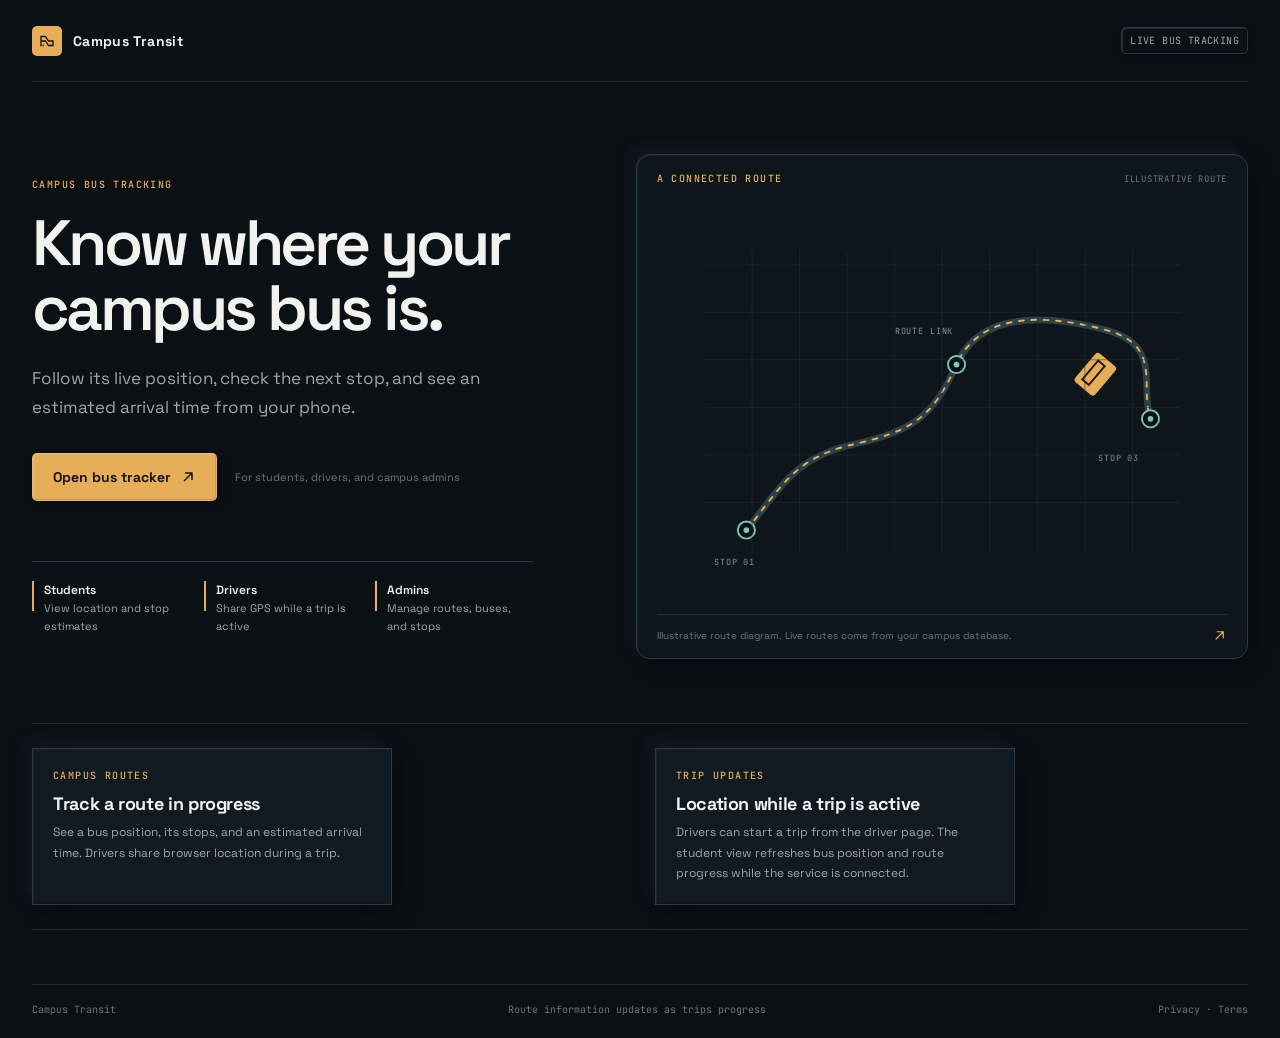
<file: frontend/index.html>
<!DOCTYPE html>
<html lang="en">
<head>
<meta charset="UTF-8">
<meta name="viewport" content="width=device-width, initial-scale=1.0">
<meta name="theme-color" content="#0b1015">
<meta name="description" content="Live campus bus locations, route stops, and arrival estimates.">
<title>Campus Transit | Bus tracking</title>
<link rel="icon" type="image/svg+xml" href="assets/favicon.svg">
<link rel="stylesheet" href="css/style.css">
<link rel="stylesheet" href="css/landing.css">
<link rel="stylesheet" href="css/clay.css">
</head>
<body class="landing-body">
<header class="landing-header">
  <a class="brand" href="./" aria-label="Campus Transit home">
    <span class="brand-mark" aria-hidden="true">
      <svg viewBox="0 0 24 24" fill="none" stroke="currentColor" stroke-width="1.8" stroke-linecap="square" stroke-linejoin="miter"><path d="M4 18V6h6l4 6h6v6h-6l-4-6H4"/><path d="M7 18h.01M17 18h.01"/></svg>
    </span>
    <span>Campus Transit</span>
  </a>
  <div class="landing-header-note"><span class="status-tag">LIVE BUS TRACKING</span></div>
</header>

<main class="landing-main">
  <section class="landing-copy">
    <p class="eyebrow">Campus bus tracking</p>
    <h1>Know where your campus bus is.</h1>
    <p class="landing-description">Follow its live position, check the next stop, and see an estimated arrival time from your phone.</p>
    <div class="landing-actions">
      <a href="pages/login.html" class="btn btn-primary btn-lg">Open bus tracker <svg viewBox="0 0 16 16" fill="none" stroke="currentColor" stroke-width="1.5" aria-hidden="true"><path d="M4 12 12 4M5 4h7v7"/></svg></a>
      <span class="landing-note">For students, drivers, and campus admins</span>
    </div>
    <div class="landing-details">
      <div><span class="detail-rule"></span><p><strong>Students</strong><br>View location and stop estimates</p></div>
      <div><span class="detail-rule"></span><p><strong>Drivers</strong><br>Share GPS while a trip is active</p></div>
      <div><span class="detail-rule"></span><p><strong>Admins</strong><br>Manage routes, buses, and stops</p></div>
    </div>
  </section>

  <section class="route-art" aria-label="Illustration of a bus route">
    <div class="route-art-head"><span class="eyebrow">A connected route</span><span class="route-art-code mono">ILLUSTRATIVE ROUTE</span></div>
    <div class="route-stage">
      <svg class="route-drawing" viewBox="0 0 600 420" role="img" aria-label="A route line linking three stops">
        <path class="route-track-back" d="M94 345 C130 301 144 269 206 255 S290 227 315 171 S407 118 470 134 S507 192 519 228"/>
        <path class="route-track" d="M94 345 C130 301 144 269 206 255 S290 227 315 171 S407 118 470 134 S507 192 519 228"/>
        <g class="route-stop stop-one" transform="translate(94 345)"><circle r="9"/><circle r="3"/></g>
        <g class="route-stop stop-two" transform="translate(315 171)"><circle r="9"/><circle r="3"/></g>
        <g class="route-stop stop-three" transform="translate(519 228)"><circle r="9"/><circle r="3"/></g>
        <g class="route-bus" transform="translate(308 177)">
          <rect x="-19" y="-13" width="38" height="26" rx="3"/>
          <path d="M-13 -7h26v9h-26zM-12 16h5m14 0h5"/>
          <animateMotion id="hero-bus-motion" begin="indefinite" dur="14s" repeatCount="indefinite" rotate="auto" path="M94 345 C130 301 144 269 206 255 S290 227 315 171 S407 118 470 134 S507 192 519 228"/>
        </g>
        <text x="60" y="382">STOP 01</text>
        <text x="250" y="139">ROUTE LINK</text>
        <text x="464" y="272">STOP 03</text>
        <path class="map-grid" d="M50 66h500M50 116h500M50 166h500M50 216h500M50 266h500M50 316h500M100 50v320M150 50v320M200 50v320M250 50v320M300 50v320M350 50v320M400 50v320M450 50v320M500 50v320"/>
      </svg>
    </div>
    <div class="route-art-foot"><span>Illustrative route diagram. Live routes come from your campus database.</span><span class="route-art-mark" aria-hidden="true"><svg viewBox="0 0 16 16" fill="none" stroke="currentColor" stroke-width="1.3"><path d="M4 12 12 4M5 4h7v7"/></svg></span></div>
  </section>
</main>
<section class="landing-info" aria-label="Campus Transit features">
  <article><p class="eyebrow">CAMPUS ROUTES</p><h2>Track a route in progress</h2><p>See a bus position, its stops, and an estimated arrival time. Drivers share browser location during a trip.</p></article>
  <article><p class="eyebrow">TRIP UPDATES</p><h2>Location while a trip is active</h2><p>Drivers can start a trip from the driver page. The student view refreshes bus position and route progress while the service is connected.</p></article>
</section>
<footer class="landing-footer"><span>Campus Transit</span><span>Route information updates as trips progress</span><span><a href="pages/privacy.html">Privacy</a> · <a href="pages/terms.html">Terms</a></span></footer>
<script src="js/landing.js"></script>
</body>
</html>
</file>
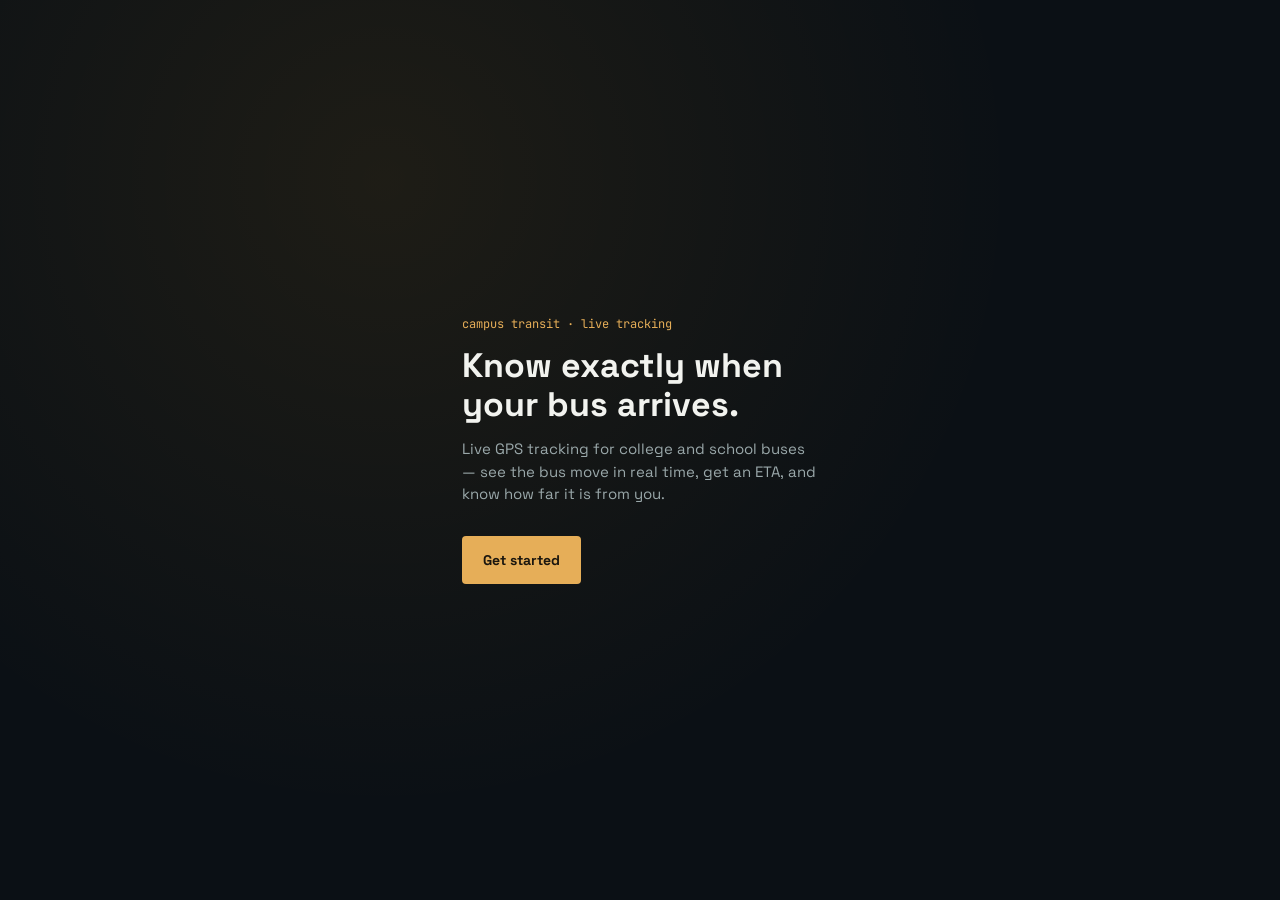
<file: frontend/index1.html>
<!DOCTYPE html>
<html lang="en">
<head>
<meta charset="UTF-8">
<meta name="viewport" content="width=device-width, initial-scale=1.0">
<title>Campus Transit</title>
<link rel="stylesheet" href="css/style.css">
<style>
  body {
    height: 100vh;
    display: flex;
    align-items: center;
    justify-content: center;
    background: radial-gradient(circle at 30% 20%, rgba(255,176,32,0.08), transparent 55%), var(--ink);
  }
  .hero {
    text-align: left;
    max-width: 420px;
    padding: 32px;
  }
  .hero .kicker {
    font-family: 'JetBrains Mono', monospace;
    font-size: 12px;
    color: var(--signal);
    margin-bottom: 14px;
  }
  .hero h1 {
    font-size: 34px;
    font-weight: 700;
    line-height: 1.15;
    margin-bottom: 14px;
  }
  .hero p {
    color: var(--muted);
    font-size: 15px;
    line-height: 1.5;
    margin-bottom: 30px;
  }
</style>
</head>
<body>

<div class="hero">
  <div class="kicker mono">campus transit · live tracking</div>
  <h1>Know exactly when<br>your bus arrives.</h1>
  <p>Live GPS tracking for college and school buses — see the bus move in real time, get an ETA, and know how far it is from you.</p>
  <a href="pages/login.html" class="btn btn-primary btn-lg">Get started</a>
</div>

</body>
</html>
</file>
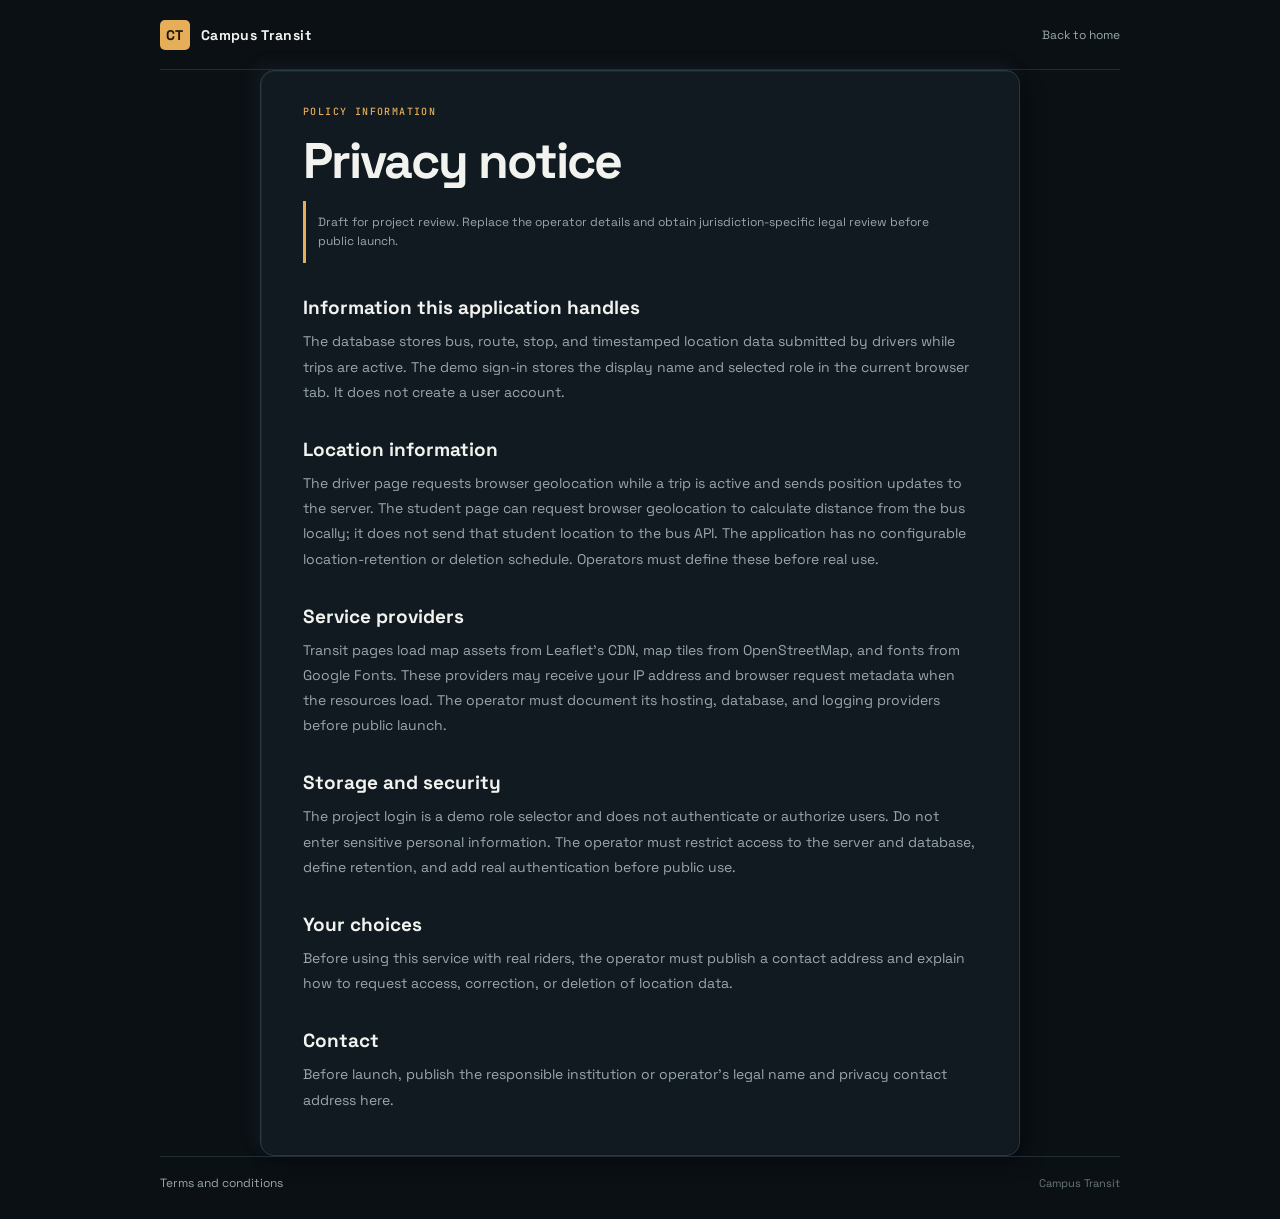
<file: frontend/pages/privacy.html>
<!doctype html>
<html lang="en"><head><meta charset="utf-8"><meta name="viewport" content="width=device-width, initial-scale=1"><meta name="description" content="Privacy information for Campus Transit."><title>Privacy | Campus Transit</title><link rel="icon" type="image/svg+xml" href="../assets/favicon.svg"><link rel="stylesheet" href="../css/style.css"><link rel="stylesheet" href="../css/legal.css"><link rel="stylesheet" href="../css/clay.css"></head>
<body class="legal-page"><header class="legal-header"><a class="brand" href="../"><span class="brand-mark" aria-hidden="true">CT</span><span>Campus Transit</span></a><a href="../">Back to home</a></header><main class="legal-content"><p class="eyebrow">POLICY INFORMATION</p><h1>Privacy notice</h1><p class="legal-updated">Draft for project review. Replace the operator details and obtain jurisdiction-specific legal review before public launch.</p>
<h2>Information this application handles</h2><p>The database stores bus, route, stop, and timestamped location data submitted by drivers while trips are active. The demo sign-in stores the display name and selected role in the current browser tab. It does not create a user account.</p>
<h2>Location information</h2><p>The driver page requests browser geolocation while a trip is active and sends position updates to the server. The student page can request browser geolocation to calculate distance from the bus locally; it does not send that student location to the bus API. The application has no configurable location-retention or deletion schedule. Operators must define these before real use.</p>
<h2>Service providers</h2><p>Transit pages load map assets from Leaflet's CDN, map tiles from OpenStreetMap, and fonts from Google Fonts. These providers may receive your IP address and browser request metadata when the resources load. The operator must document its hosting, database, and logging providers before public launch.</p>
<h2>Storage and security</h2><p>The project login is a demo role selector and does not authenticate or authorize users. Do not enter sensitive personal information. The operator must restrict access to the server and database, define retention, and add real authentication before public use.</p>
<h2>Your choices</h2><p>Before using this service with real riders, the operator must publish a contact address and explain how to request access, correction, or deletion of location data.</p>
<h2>Contact</h2><p>Before launch, publish the responsible institution or operator's legal name and privacy contact address here.</p></main><footer class="legal-footer"><a href="terms.html">Terms and conditions</a><span>Campus Transit</span></footer></body></html>
</file>
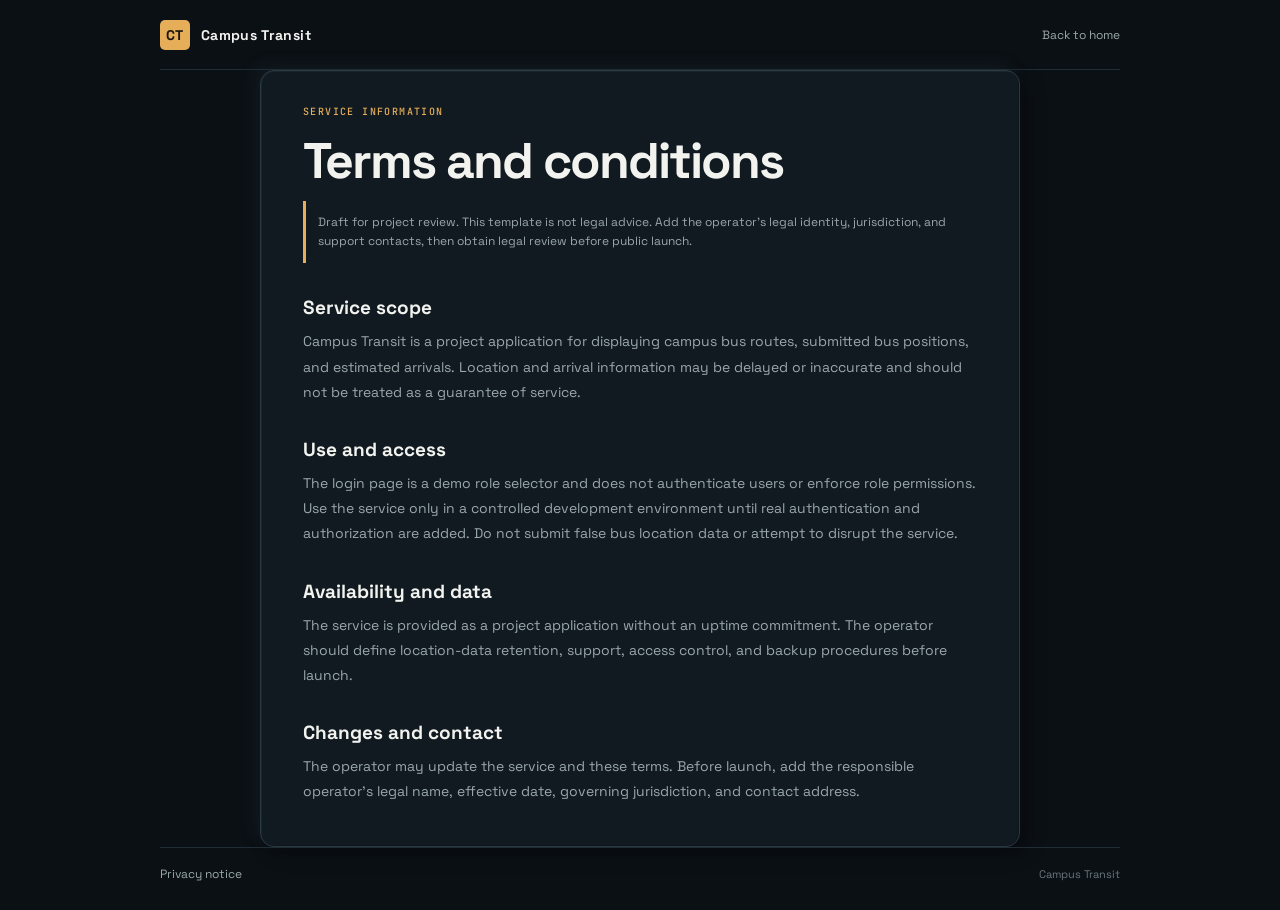
<file: frontend/pages/terms.html>
<!doctype html>
<html lang="en"><head><meta charset="utf-8"><meta name="viewport" content="width=device-width, initial-scale=1"><meta name="description" content="Terms information for Campus Transit."><title>Terms | Campus Transit</title><link rel="icon" type="image/svg+xml" href="../assets/favicon.svg"><link rel="stylesheet" href="../css/style.css"><link rel="stylesheet" href="../css/legal.css"><link rel="stylesheet" href="../css/clay.css"></head>
<body class="legal-page"><header class="legal-header"><a class="brand" href="../"><span class="brand-mark" aria-hidden="true">CT</span><span>Campus Transit</span></a><a href="../">Back to home</a></header><main class="legal-content"><p class="eyebrow">SERVICE INFORMATION</p><h1>Terms and conditions</h1><p class="legal-updated">Draft for project review. This template is not legal advice. Add the operator's legal identity, jurisdiction, and support contacts, then obtain legal review before public launch.</p>
<h2>Service scope</h2><p>Campus Transit is a project application for displaying campus bus routes, submitted bus positions, and estimated arrivals. Location and arrival information may be delayed or inaccurate and should not be treated as a guarantee of service.</p>
<h2>Use and access</h2><p>The login page is a demo role selector and does not authenticate users or enforce role permissions. Use the service only in a controlled development environment until real authentication and authorization are added. Do not submit false bus location data or attempt to disrupt the service.</p>
<h2>Availability and data</h2><p>The service is provided as a project application without an uptime commitment. The operator should define location-data retention, support, access control, and backup procedures before launch.</p>
<h2>Changes and contact</h2><p>The operator may update the service and these terms. Before launch, add the responsible operator's legal name, effective date, governing jurisdiction, and contact address.</p></main><footer class="legal-footer"><a href="privacy.html">Privacy notice</a><span>Campus Transit</span></footer></body></html>
</file>
<file: frontend/css/style.css>
@import url('https://fonts.googleapis.com/css2?family=JetBrains+Mono:wght@400;500;600&family=Space+Grotesk:wght@400;500;600;700&display=swap');

:root {
  color-scheme: dark;
  --ink: #0b1015;
  --panel: #111a21;
  --panel-raised: #18242c;
  --panel-soft: #141f27;
  --line: #2a3942;
  --line-soft: #202d35;
  --paper: #f2f3ef;
  --muted: #9aa8aa;
  --muted-dim: #68777b;
  --signal: #e6ae58;
  --signal-hover: #f0bd6c;
  --signal-ink: #1b160e;
  --reached: #79c9b0;
  --danger: #ff8e7e;
  --danger-bg: #301c1b;
  --radius-sm: 4px;
  --radius-md: 7px;
  --radius-lg: 10px;
  --shadow-card: 0 18px 48px rgba(0, 0, 0, .2);
}

* { box-sizing: border-box; margin: 0; padding: 0; }
html, body { min-height: 100%; }
body {
  min-height: 100vh;
  font-family: 'Space Grotesk', system-ui, sans-serif;
  background: var(--ink);
  color: var(--paper);
  -webkit-font-smoothing: antialiased;
}
a { color: inherit; text-decoration: none; }
button, input, select { font: inherit; }
button { color: inherit; }
.mono { font-family: 'JetBrains Mono', monospace; }
.eyebrow {
  color: var(--signal);
  font: 500 10px/1.4 'JetBrains Mono', monospace;
  letter-spacing: .14em;
  text-transform: uppercase;
}

.brand {
  display: inline-flex;
  align-items: center;
  gap: 11px;
  font-size: 14px;
  font-weight: 700;
  letter-spacing: .025em;
}
.brand-mark {
  width: 30px;
  height: 30px;
  display: grid;
  place-items: center;
  color: var(--signal-ink);
  background: var(--signal);
  border-radius: 5px;
}
.brand-mark svg { width: 18px; height: 18px; }

.app-bar {
  min-height: 68px;
  padding: 0 30px;
  display: flex;
  align-items: center;
  justify-content: space-between;
  gap: 20px;
  background: rgba(17, 26, 33, .96);
  border-bottom: 1px solid var(--line-soft);
  flex: 0 0 auto;
}
.app-bar-start, .app-bar-end { display: flex; align-items: center; gap: 18px; }
.app-bar .meta { color: var(--muted); font: 11px 'JetBrains Mono', monospace; }
.signout {
  color: var(--muted);
  border: 1px solid var(--line);
  border-radius: var(--radius-sm);
  padding: 8px 12px;
  font-size: 12px;
  transition: color .18s ease, border-color .18s ease, background .18s ease;
}
.signout:hover { color: var(--paper); border-color: var(--muted-dim); background: var(--panel-raised); }

.live-indicator, .status-tag {
  display: inline-flex;
  align-items: center;
  gap: 8px;
  min-height: 27px;
  padding: 4px 8px;
  border: 1px solid var(--line);
  border-radius: var(--radius-sm);
  color: var(--muted);
  font: 10px 'JetBrains Mono', monospace;
  letter-spacing: .04em;
  white-space: nowrap;
}
.live-indicator::before {
  content: '';
  width: 6px;
  height: 6px;
  background: var(--reached);
  box-shadow: 0 0 0 3px rgba(121, 201, 176, .12);
}
.status-tag.on { color: var(--reached); border-color: rgba(121, 201, 176, .35); }
.status-tag.live { color: var(--signal); border-color: rgba(230, 174, 88, .35); }

.btn {
  min-height: 42px;
  display: inline-flex;
  align-items: center;
  justify-content: center;
  gap: 9px;
  padding: 10px 16px;
  border: 1px solid transparent;
  border-radius: var(--radius-sm);
  font-size: 13px;
  font-weight: 700;
  cursor: pointer;
  transition: transform .16s ease, background .16s ease, border-color .16s ease, color .16s ease;
}
.btn:hover { transform: translateY(-1px); }
.btn:active { transform: translateY(0); }
.btn-primary { color: var(--signal-ink); background: var(--signal); }
.btn-primary:hover { background: var(--signal-hover); }
.btn-outline { color: var(--paper); background: transparent; border-color: var(--line); }
.btn-outline:hover { border-color: var(--muted); background: var(--panel-raised); }
.btn-danger { color: var(--danger); background: var(--danger-bg); border-color: #60302c; }
.btn-lg { min-height: 48px; padding: 12px 20px; font-size: 14px; }
.btn-block { width: 100%; }

.panel {
  background: var(--panel);
  border: 1px solid var(--line-soft);
  border-radius: var(--radius-lg);
  box-shadow: var(--shadow-card);
}
.field { margin-bottom: 16px; }
.field label {
  display: block;
  margin-bottom: 7px;
  color: var(--muted);
  font-size: 12px;
  font-weight: 600;
}
.field input, .field select, select.control {
  width: 100%;
  min-height: 44px;
  padding: 10px 12px;
  color: var(--paper);
  background: var(--panel-raised);
  border: 1px solid var(--line);
  border-radius: var(--radius-sm);
  font-size: 13px;
  transition: border-color .18s ease, box-shadow .18s ease;
}
.field input::placeholder { color: var(--muted-dim); }
.field input:focus, .field select:focus, select.control:focus {
  outline: none;
  border-color: var(--signal);
  box-shadow: 0 0 0 3px rgba(230, 174, 88, .12);
}
button:focus-visible, a:focus-visible, input:focus-visible, select:focus-visible {
  outline: 2px solid var(--signal);
  outline-offset: 3px;
}

.error-banner {
  display: none;
  margin-bottom: 16px;
  padding: 11px 13px;
  color: var(--danger);
  background: var(--danger-bg);
  border: 1px solid #60302c;
  border-radius: var(--radius-sm);
  font-size: 12px;
  line-height: 1.5;
}
.empty-state {
  padding: 20px 12px;
  color: var(--muted);
  text-align: center;
  font-size: 13px;
}
.mono-cell { color: var(--muted); font: 12px 'JetBrains Mono', monospace; }

body > .hero,
body > .auth-layout,
body > .student-layout,
body > .app-bar,
body > .driver-main,
body > .admin-layout {
  animation: page-enter .38s cubic-bezier(.2, .65, .3, 1) both;
}
@keyframes page-enter {
  from { opacity: 0; transform: translateY(8px); }
  to { opacity: 1; transform: translateY(0); }
}

@media (max-width: 720px) {
  .app-bar { min-height: 60px; padding: 0 16px; }
  .app-bar-start, .app-bar-end { gap: 10px; }
  .app-bar .meta { font-size: 10px; }
}
@media (prefers-reduced-motion: reduce) {
  *, *::before, *::after {
    animation-duration: .01ms !important;
    animation-iteration-count: 1 !important;
    scroll-behavior: auto !important;
    transition-duration: .01ms !important;
  }
}
</file>
<file: frontend/css/landing.css>
.landing-body { display: flex; flex-direction: column; overflow-x: hidden; }
.landing-header {
  width: min(1260px, calc(100% - 64px));
  min-height: 82px;
  margin: 0 auto;
  display: flex;
  align-items: center;
  justify-content: space-between;
  border-bottom: 1px solid var(--line-soft);
}
.landing-header-note { color: var(--muted); }
.landing-main {
  width: min(1260px, calc(100% - 64px));
  margin: auto;
  padding: 72px 0 64px;
  display: grid;
  grid-template-columns: minmax(0, .9fr) minmax(420px, 1.1fr);
  align-items: center;
  gap: clamp(48px, 8vw, 120px);
}
.landing-copy { max-width: 560px; }
.landing-copy h1 {
  margin-top: 19px;
  max-width: 560px;
  font-size: clamp(42px, 5vw, 68px);
  line-height: 1.02;
  letter-spacing: -.055em;
  font-weight: 600;
}
.landing-description {
  max-width: 480px;
  margin-top: 23px;
  color: var(--muted);
  font-size: 17px;
  line-height: 1.7;
}
.landing-actions { margin-top: 31px; display: flex; align-items: center; gap: 18px; flex-wrap: wrap; }
.landing-actions .btn { width: auto; }
.landing-actions .btn svg { width: 16px; height: 16px; transition: transform .18s ease; }
.landing-actions .btn:hover svg { transform: translate(2px, -2px); }
.landing-note { color: var(--muted-dim); font-size: 11px; }
.landing-details {
  margin-top: 60px;
  padding-top: 19px;
  border-top: 1px solid var(--line);
  display: grid;
  grid-template-columns: repeat(3, 1fr);
  gap: 14px;
}
.landing-details > div { display: flex; gap: 10px; }
.detail-rule { width: 2px; height: 30px; flex: 0 0 2px; background: var(--signal); }
.landing-details p { color: var(--muted); font-size: 11px; line-height: 1.6; }
.landing-details strong { color: var(--paper); font-size: 12px; font-weight: 600; }

.route-art {
  position: relative;
  padding: 17px 20px 15px;
  min-width: 0;
  border: 1px solid var(--line);
  border-radius: var(--radius-lg);
  background: #0e161c;
  box-shadow: 0 26px 70px rgba(0, 0, 0, .28);
  animation: art-arrive .7s .12s cubic-bezier(.2, .7, .3, 1) both;
}
.route-art-head, .route-art-foot { display: flex; align-items: center; justify-content: space-between; gap: 14px; }
.route-art-code { color: var(--muted-dim); font-size: 9px; letter-spacing: .08em; }
.route-stage { padding: 16px 0 8px; overflow: hidden; }
.route-drawing { width: 100%; height: auto; overflow: visible; }
.map-grid { fill: none; stroke: #233039; stroke-width: 1; opacity: .55; }
.route-track-back { fill: none; stroke: #2b4147; stroke-width: 7; stroke-linecap: square; }
.route-track { fill: none; stroke: var(--signal); stroke-width: 2; stroke-dasharray: 5 8; stroke-linecap: round; animation: route-flow 12s linear infinite; }
.route-stop { fill: var(--ink); stroke: var(--reached); stroke-width: 2; }
.route-stop circle:last-child { fill: var(--reached); stroke: none; }
.route-bus rect { fill: var(--signal); stroke: var(--signal); stroke-width: 1.5; }
.route-bus path { fill: none; stroke: var(--signal-ink); stroke-width: 2; stroke-linecap: square; }
.route-drawing text { fill: #829194; font: 9px 'JetBrains Mono', monospace; letter-spacing: .1em; }
.route-art-foot { padding-top: 13px; border-top: 1px solid var(--line-soft); color: var(--muted-dim); font-size: 10px; }
.route-art-mark { color: var(--signal); font: 12px 'JetBrains Mono', monospace; }
.route-art-mark svg { display: block; width: 15px; height: 15px; }
@keyframes route-flow { to { stroke-dashoffset: -104; } }
@keyframes art-arrive { from { opacity: 0; transform: translateY(12px); } to { opacity: 1; transform: translateY(0); } }

.landing-info {
  width: min(1260px, calc(100% - 64px));
  margin: 0 auto 54px;
  padding: 24px 0;
  display: grid;
  grid-template-columns: repeat(2, minmax(0, 1fr));
  gap: 30px;
  border-top: 1px solid var(--line-soft);
  border-bottom: 1px solid var(--line-soft);
}
.landing-info article { max-width: 360px; }
.landing-info h2 { margin: 9px 0 7px; font-size: 18px; letter-spacing: -.02em; }
.landing-info p:not(.eyebrow) { color: var(--muted); font-size: 12px; line-height: 1.7; }
.landing-info a { display: inline-block; margin-top: 12px; color: var(--signal); font-size: 12px; font-weight: 600; }
.landing-info a:hover { color: var(--signal-hover); }

.landing-footer {
  width: min(1260px, calc(100% - 64px));
  margin: 0 auto;
  padding: 18px 0 22px;
  display: flex;
  justify-content: space-between;
  gap: 16px;
  border-top: 1px solid var(--line-soft);
  color: var(--muted-dim);
  font: 10px 'JetBrains Mono', monospace;
}
@media (max-width: 900px) {
  .landing-main { grid-template-columns: 1fr; gap: 42px; padding: 58px 0; }
  .landing-copy { max-width: 680px; }
  .route-art { width: 100%; max-width: 700px; }
  .landing-details { margin-top: 42px; }
}
@media (max-width: 560px) {
  .landing-header, .landing-main, .landing-footer, .landing-info { width: calc(100% - 36px); }
  .landing-header { min-height: 68px; }
  .landing-header-note { display: none; }
  .landing-main { padding: 48px 0 38px; }
  .landing-copy h1 { font-size: 44px; }
  .landing-description { font-size: 15px; }
  .landing-actions { align-items: flex-start; flex-direction: column; }
  .landing-details { grid-template-columns: 1fr; gap: 13px; margin-top: 35px; }
  .landing-details > div { align-items: center; }
  .route-art { padding: 13px; }
  .route-drawing text { font-size: 10px; }
  .landing-footer { flex-direction: column; }
  .landing-info { grid-template-columns: 1fr; gap: 23px; margin-bottom: 32px; }
}
@media (prefers-reduced-motion: reduce) { .route-track { animation: none; } }
</file>
<file: frontend/css/clay.css>
/* Restrained clay surfaces: solid colors, shallow radii, soft raised and inset edges. */
:root {
  --radius-sm: 5px;
  --radius-md: 9px;
  --radius-lg: 14px;
  --shadow-card: 8px 8px 18px rgba(0, 0, 0, .28), -6px -6px 14px rgba(38, 53, 62, .26);
  --clay-inset: inset 1px 1px 0 rgba(255, 255, 255, .045), inset -1px -1px 0 rgba(0, 0, 0, .16);
  --clay-control: inset 3px 3px 7px rgba(0, 0, 0, .25), inset -1px -1px 3px rgba(255, 255, 255, .025);
}

.panel,
.auth-layout,
.route-art,
.auth-card,
.legal-content,
.landing-info article,
.table-shell,
.add-form,
.eta-hero,
.distance-card,
.trip-control,
.gps-readout,
.trip-stats,
.direction-row {
  box-shadow: var(--shadow-card), var(--clay-inset);
}

.auth-layout,
.route-art,
.legal-content,
.landing-info article {
  border: 1px solid var(--line);
}

.btn,
.trip-btn,
.signout,
.status-tag,
.live-indicator,
.nav-icon {
  box-shadow: 3px 3px 7px rgba(0, 0, 0, .23), inset 1px 1px 0 rgba(255, 255, 255, .12), inset -1px -1px 0 rgba(0, 0, 0, .12);
}

.btn-primary,
.trip-btn {
  border-color: rgba(255, 255, 255, .1);
}

.btn:active,
.trip-btn:active,
.role-tabs button.active,
.admin-nav button.active {
  box-shadow: var(--clay-control);
}

.field input,
.field select,
select.control,
.role-tabs,
.data-table th {
  box-shadow: var(--clay-control);
}

.field input:focus,
.field select:focus,
select.control:focus {
  box-shadow: var(--clay-control), 0 0 0 3px rgba(230, 174, 88, .13);
}

.app-bar,
.admin-nav,
.student-panel {
  box-shadow: inset -1px 0 0 rgba(255, 255, 255, .025), 5px 0 18px rgba(0, 0, 0, .12);
}

.landing-info article {
  padding: 20px;
  background: var(--panel);
}

.legal-content {
  padding: 34px clamp(22px, 5vw, 42px) 42px;
  border-radius: var(--radius-lg);
  background: var(--panel);
}

.route-art,
.panel,
.auth-card,
.landing-info article,
.legal-content,
.table-shell {
  transition: box-shadow .18s ease, border-color .18s ease;
}

@media (hover: hover) {
  .panel:hover,
  .route-art:hover,
  .landing-info article:hover {
    border-color: #354650;
    box-shadow: 10px 10px 22px rgba(0, 0, 0, .3), -7px -7px 16px rgba(38, 53, 62, .28), var(--clay-inset);
  }
}

@media (max-width: 560px) {
  .legal-content { padding: 26px 20px 32px; }
  .landing-info article { padding: 17px; }
}

@media (prefers-reduced-motion: reduce) {
  .route-art,
  .panel,
  .auth-card,
  .landing-info article,
  .legal-content,
  .table-shell { transition: none; }
}
</file>
<file: frontend/css/legal.css>
.legal-page { background: var(--ink); }
.legal-header, .legal-footer { width: min(960px, calc(100% - 40px)); margin: 0 auto; display: flex; align-items: center; justify-content: space-between; gap: 18px; }
.legal-header { min-height: 70px; border-bottom: 1px solid var(--line-soft); }
.legal-header > a:last-child, .legal-footer a { color: var(--muted); font-size: 12px; }
.legal-content { width: min(760px, calc(100% - 40px)); margin: 0 auto; padding: 56px 0 70px; }
.legal-content h1 { margin: 10px 0 8px; font-size: clamp(34px, 5vw, 50px); letter-spacing: -.04em; }
.legal-updated { padding: 12px; border-left: 3px solid var(--signal); background: var(--panel); color: var(--muted); font-size: 12px; line-height: 1.6; }
.legal-content h2 { margin: 32px 0 9px; font-size: 19px; }
.legal-content p:not(.eyebrow):not(.legal-updated) { color: var(--muted); font-size: 14px; line-height: 1.8; }
.legal-footer { padding: 18px 0 28px; border-top: 1px solid var(--line-soft); color: var(--muted-dim); font-size: 11px; }
</file>
